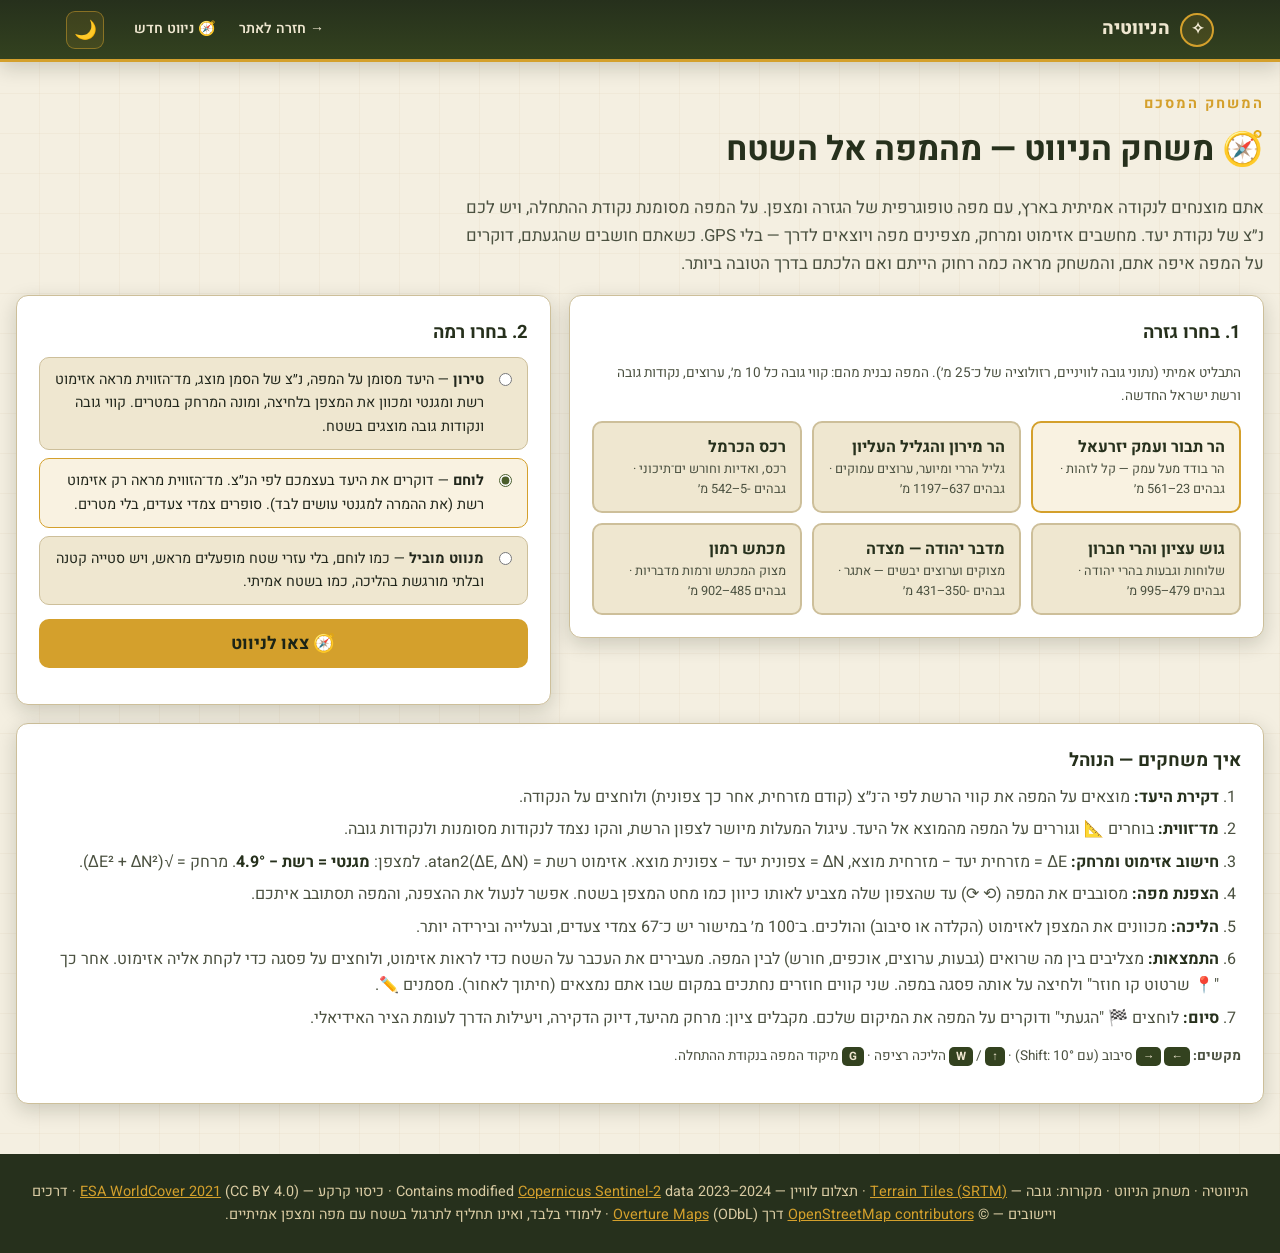
<file: game.html>
<!DOCTYPE html>
<html lang="he" dir="rtl">
<head>
<meta charset="UTF-8">
<meta name="viewport" content="width=device-width, initial-scale=1.0">
<title>משחק הניווט — הניווטיה</title>
<meta name="description" content="משחק הניווט של הניווטיה: מתחילים בנקודה אמיתית בארץ עם מפה טופוגרפית, דוקרים נ״צ, מחשבים אזימוט, מצפינים מפה, הולכים בשטח וסופרים צעדים — ובסוף דוקרים איפה אתם ובודקים כמה רחוק הייתם מהיעד ומהדרך האידיאלית.">
<link rel="icon" href="data:image/svg+xml,%3Csvg xmlns='http://www.w3.org/2000/svg' viewBox='0 0 100 100'%3E%3Ccircle cx='50' cy='50' r='46' fill='%2333421f' stroke='%23d4a02c' stroke-width='6'/%3E%3Cpolygon points='50,16 60,54 50,46 40,54' fill='%23d4a02c'/%3E%3Cpolygon points='50,84 40,46 50,54 60,46' fill='%23efe7d0'/%3E%3C/svg%3E">
<link rel="preconnect" href="https://fonts.googleapis.com">
<link rel="preconnect" href="https://fonts.gstatic.com" crossorigin>
<link href="https://fonts.googleapis.com/css2?family=Heebo:wght@400;600;700;800&display=swap" rel="stylesheet">
<link rel="stylesheet" href="css/style.css">
<link rel="stylesheet" href="css/game.css">
<script>
  (function(){try{var t=localStorage.getItem('theme');if(!t)t=matchMedia('(prefers-color-scheme: dark)').matches?'dark':'light';document.documentElement.setAttribute('data-theme',t);}catch(e){}})();
</script>
</head>
<body>

<header class="site-header">
  <div class="nav-wrap">
    <a class="brand" href="index.html"><span class="logo">✧</span><span>הניווטיה</span></a>
    <nav class="nav-links">
      <a href="index.html">→ חזרה לאתר</a>
      <a href="#" id="navSetup">🧭 ניווט חדש</a>
    </nav>
    <button class="theme-toggle" id="themeToggle" aria-label="החלפת מצב תצוגה" title="מצב יום / לילה">🌙</button>
  </div>
</header>

<main class="g-main">

  <!-- ============ מסך פתיחה: בחירת גזרה ורמה ============ -->
  <section id="setupScreen" class="g-setup">
    <div class="section-head">
      <span class="kicker">המשחק המסכם</span>
      <h2>🧭 משחק הניווט — מהמפה אל השטח</h2>
      <p class="lead">אתם מוצנחים לנקודה אמיתית בארץ, עם מפה טופוגרפית של הגזרה ומצפן. על המפה מסומנת נקודת ההתחלה, ויש לכם נ״צ של נקודת יעד. מחשבים אזימוט ומרחק, מצפינים מפה ויוצאים לדרך — בלי GPS. כשאתם חושבים שהגעתם, דוקרים על המפה איפה אתם, והמשחק מראה כמה רחוק הייתם ואם הלכתם בדרך הטובה ביותר.</p>
    </div>

    <div class="g-setup-grid">
      <div class="card">
        <h3 class="g-h3">1. בחרו גזרה</h3>
        <p class="small">התבליט אמיתי (נתוני גובה לוויניים, רזולוציה של כ־25 מ׳). המפה נבנית מהם: קווי גובה כל 10 מ׳, ערוצים, נקודות גובה ורשת ישראל החדשה.</p>
        <div id="regionList" class="g-regions"><p class="small">טוען גזרות…</p></div>
      </div>
      <div class="card">
        <h3 class="g-h3">2. בחרו רמה</h3>
        <div class="g-levels" id="levelList">
          <label class="g-level"><input type="radio" name="lvl" value="easy"><span><b>טירון</b> — היעד מסומן על המפה, נ״צ של הסמן מוצג, מד־הזווית מראה אזימוט רשת ומגנטי ומכוון את המצפן בלחיצה, ומונה המרחק במטרים. קווי גובה ונקודות גובה מוצגים בשטח.</span></label>
          <label class="g-level"><input type="radio" name="lvl" value="mid" checked><span><b>לוחם</b> — דוקרים את היעד בעצמכם לפי הנ״צ. מד־הזווית מראה רק אזימוט רשת (את ההמרה למגנטי עושים לבד). סופרים צמדי צעדים, בלי מטרים.</span></label>
          <label class="g-level"><input type="radio" name="lvl" value="hard"><span><b>מנווט מוביל</b> — כמו לוחם, בלי עזרי שטח מופעלים מראש, ויש סטייה קטנה ובלתי מורגשת בהליכה, כמו בשטח אמיתי.</span></label>
        </div>
        <button class="btn g-start" id="startBtn" disabled>🧭 צאו לניווט</button>
        <p class="small" id="bestLine"></p>
      </div>
    </div>

    <div class="card g-how">
      <h3 class="g-h3">איך משחקים — הנוהל</h3>
      <ol class="g-steps">
        <li><b>דקירת היעד:</b> מוצאים על המפה את קווי הרשת לפי ה־נ״צ (קודם מזרחית, אחר כך צפונית) ולוחצים על הנקודה.</li>
        <li><b>מד־זווית:</b> בוחרים 📐 וגוררים על המפה מהמוצא אל היעד. עיגול המעלות מיושר לצפון הרשת, והקו נצמד לנקודות מסומנות ולנקודות גובה.</li>
        <li><b>חישוב אזימוט ומרחק:</b> ΔE = מזרחית יעד − מזרחית מוצא, ΔN = צפונית יעד − צפונית מוצא. אזימוט רשת = atan2(ΔE, ΔN). למצפן: <b>מגנטי = רשת − 4.9°</b>. מרחק = √(ΔE² + ΔN²).</li>
        <li><b>הצפנת מפה:</b> מסובבים את המפה (⟲ ⟳) עד שהצפון שלה מצביע לאותו כיוון כמו מחט המצפן בשטח. אפשר לנעול את ההצפנה, והמפה תסתובב איתכם.</li>
        <li><b>הליכה:</b> מכוונים את המצפן לאזימוט (הקלדה או סיבוב) והולכים. ב־100 מ׳ במישור יש כ־67 צמדי צעדים, ובעלייה ובירידה יותר.</li>
        <li><b>התמצאות:</b> מצליבים בין מה שרואים (גבעות, ערוצים, אוכפים, חורש) לבין המפה. מעבירים את העכבר על השטח כדי לראות אזימוט, ולוחצים על פסגה כדי לקחת אליה אזימוט. אחר כך "📍 שרטוט קו חוזר" ולחיצה על אותה פסגה במפה. שני קווים חוזרים נחתכים במקום שבו אתם נמצאים (חיתוך לאחור). מסמנים ✏️.</li>
        <li><b>סיום:</b> לוחצים 🏁 "הגעתי" ודוקרים על המפה את המיקום שלכם. מקבלים ציון: מרחק מהיעד, דיוק הדקירה, ויעילות הדרך לעומת הציר האידיאלי.</li>
      </ol>
      <p class="small"><b>מקשים:</b> <span class="kbd">←</span> <span class="kbd">→</span> סיבוב (עם Shift: 10°) · <span class="kbd">↑</span> / <span class="kbd">W</span> הליכה רציפה · <span class="kbd">G</span> מיקוד המפה בנקודת ההתחלה.</p>
    </div>
  </section>

  <!-- ============ מסך המשחק ============ -->
  <section id="gameScreen" class="g-game hidden">

    <div class="g-mission card">
      <div class="g-mission-main">
        <div><span class="g-lbl">גזרה</span><b id="mRegion">—</b> <span class="pill" id="mLevel">—</span></div>
        <div><span class="g-lbl">נקודת מוצא ▲</span><b class="g-nz" id="mStart">—</b></div>
        <div><span class="g-lbl">נקודת יעד ◎</span><b class="g-nz" id="mTarget">—</b> <span class="small" id="mTargetDesc"></span></div>
      </div>
      <div class="g-mission-side">
        <div class="g-stat"><span class="g-lbl">זמן ניווט</span><b id="mClock">0:00</b></div>
        <div class="g-stat"><span class="g-lbl">בדיקות GPS</span><b id="mGps">0</b></div>
      </div>
    </div>

    <div class="g-layout">
      <!-- השטח -->
      <div class="g-field">
        <div class="g-view-wrap"><canvas id="viewCv" aria-label="מבט על השטח"></canvas>
          <div class="g-view-tag" id="viewTag">מבט בשטח</div>
        </div>
        <div class="g-viewbar">
          <label class="g-opt"><input type="checkbox" id="optContours"> קווי גובה בשטח</label>
          <label class="g-opt"><input type="checkbox" id="optPeaks"> נקודות גובה בשטח</label>
          <div class="g-bear" id="bearOut"></div>
          <button class="gbtn tiny hidden" id="backBtn">📍 שרטוט קו חוזר במפה</button>
        </div>

        <div class="g-ctrl card">
          <div class="g-ctrl-row" dir="ltr">
            <button class="gbtn" data-turn="-10" title="סיבוב 10° שמאלה">⟲ 10°</button>
            <button class="gbtn" data-turn="-2" title="סיבוב 2° שמאלה">⟲ 2°</button>
            <div class="g-heading"><span class="g-lbl">אזימוט מגנטי</span><b id="hdOut">000°</b></div>
            <button class="gbtn" data-turn="2" title="סיבוב 2° ימינה">2° ⟳</button>
            <button class="gbtn" data-turn="10" title="סיבוב 10° ימינה">10° ⟳</button>
          </div>
          <div class="g-ctrl-row">
            <label class="g-az">כוון מצפן לאזימוט מגנטי:
              <input type="number" id="azIn" min="0" max="359" step="1" inputmode="numeric" placeholder="0–359">
            </label>
            <button class="gbtn" id="azSet">כוון</button>
            <button class="gbtn" data-turn="180" title="פנייה לאחור">↶ 180°</button>
          </div>
          <div class="g-ctrl-row g-walk">
            <button class="gbtn walk" data-walk="10">▲ 10 צעדים</button>
            <button class="gbtn walk" data-walk="50">▲ 50</button>
            <button class="gbtn walk" data-walk="100">▲ 100</button>
            <button class="gbtn walk hold" id="holdWalk">▲ הליכה רציפה (לחיצה ממושכת)</button>
          </div>
          <div class="g-ctrl-row g-counters">
            <div class="g-stat"><span class="g-lbl">צמדי צעדים (מונה)</span><b id="paceOut">0</b> <button class="gbtn tiny" id="paceReset" title="איפוס המונה">איפוס</button></div>
            <div class="g-stat" id="meterBox"><span class="g-lbl">מרחק שנהלך</span><b id="meterOut">0 מ׳</b></div>
            <div class="g-stat"><span class="g-lbl">שיפוע לפנים</span><b id="slopeOut">—</b></div>
          </div>
          <div class="feedback" id="fieldMsg"></div>
          <div class="g-ctrl-row">
            <button class="gbtn warn" id="gpsBtn" title="מציג את מיקומכם האמיתי ל־4 שניות — מוריד ציון">🛰️ בדיקת GPS (עונש)</button>
            <button class="gbtn go" id="arriveBtn">🏁 הגעתי — דקירת מיקום</button>
          </div>
        </div>

        <div class="card g-check">
          <h4>נוהל ניווט</h4>
          <ul id="checklist">
            <li data-k="dot">דקירת היעד על המפה</li>
            <li data-k="az">מדידה או חישוב של אזימוט ומרחק</li>
            <li data-k="orient">הצפנת המפה</li>
            <li data-k="walk">יציאה לדרך עם ספירת צעדים</li>
            <li data-k="mark">סימון מיקום משוער בדרך (✏️)</li>
            <li data-k="final">דקירת המיקום הסופי</li>
          </ul>
        </div>
      </div>

      <!-- המפה -->
      <div class="g-mapcol">
        <div class="g-tools" id="mapTools">
          <button class="gbtn tool on" data-tool="pan" title="גרירה והזזת המפה">✋ הזזה</button>
          <button class="gbtn tool" data-tool="dot" id="toolDot" title="דקירת נקודת היעד לפי הנ״צ">📍 דקירת יעד</button>
          <button class="gbtn tool" data-tool="ruler" id="toolRuler" title="מד־זווית: גוררים מנקודה לנקודה (או שתי לחיצות)">📐 מד־זווית</button>
          <button class="gbtn tool" data-tool="mark" title="סימון מיקום משוער">✏️ סימון</button>
          <button class="gbtn" id="clearMarks" title="מחיקת הסימונים והסרגל">🧹</button>
        </div>
        <div class="g-map-wrap" id="mapWrap">
          <canvas id="mapCv" aria-label="מפה טופוגרפית"></canvas>
          <div class="g-map-btns" dir="ltr">
            <button class="gbtn" id="zoomIn" title="הגדלה">＋</button>
            <button class="gbtn" id="zoomOut" title="הקטנה">－</button>
            <button class="gbtn" id="rotL" title="סיבוב המפה נגד כיוון השעון">⟲</button>
            <button class="gbtn" id="rotR" title="סיבוב המפה עם כיוון השעון">⟳</button>
            <button class="gbtn" id="rotReset" title="צפון למעלה">צ↑</button>
            <button class="gbtn" id="centerStart" title="מיקוד בנקודת ההתחלה">▲</button>
          </div>
          <div class="g-map-msg hidden" id="mapMsg"></div>
        </div>
        <div class="g-mapinfo">
          <div id="orientOut" class="g-orient">המפה לא מוצפנת</div>
          <label class="g-lock"><input type="checkbox" id="orientLock"> נעילת הצפנה (המפה מסתובבת איתי)</label>
          <div class="g-layers" role="group" aria-label="שכבת מפה">
            <button class="gbtn tiny on" data-layer="topo">🗺️ מפה טופוגרפית</button>
            <button class="gbtn tiny" data-layer="sat">🛰️ תצלום אוויר</button>
          </div>
          <label class="g-lock"><input type="checkbox" id="strongShade"> הצללת תבליט מודגשת</label>
          <div id="cursorOut" class="small"></div>
          <div id="rulerOut" class="g-ruler"></div>
        </div>
        <div class="g-legend small">
          <span><i class="lg c"></i>קו גובה (10 מ׳; מודגש כל 50 מ׳)</span>
          <span><i class="lg s"></i>ערוץ / נחל</span>
          <span><i class="lg v"></i>חורש / יער</span>
          <span><i class="lg f"></i>שדות</span>
          <span><i class="lg b"></i>שטח בנוי</span>
          <span><i class="lg rm"></i>כביש ראשי</span>
          <span><i class="lg rs"></i>כביש משני</span>
          <span><i class="lg rl"></i>כביש מקומי</span>
          <span><i class="lg rt"></i>דרך עפר</span>
          <span><i class="lg rp"></i>שביל</span>
          <span><i class="lg g"></i>רשת ישראל החדשה (1 ק״מ)</span>
          <span>▲ נקודת גובה</span>
        </div>
      </div>
    </div>

    <!-- תוצאות -->
    <div class="card g-results hidden" id="results"></div>
  </section>
</main>

<footer class="site-footer">
  הניווטיה · משחק הניווט · מקורות: גובה — <a href="https://registry.opendata.aws/terrain-tiles/" target="_blank" rel="noopener">Terrain Tiles (SRTM)</a>
  · תצלום לוויין — Contains modified <a href="https://registry.opendata.aws/sentinel-2-l2a-cogs/" target="_blank" rel="noopener">Copernicus Sentinel-2</a> data 2023–2024
  · כיסוי קרקע — <a href="https://esa-worldcover.org/" target="_blank" rel="noopener">ESA WorldCover 2021</a> (CC BY 4.0)
  · דרכים ויישובים — © <a href="https://www.openstreetmap.org/copyright" target="_blank" rel="noopener">OpenStreetMap contributors</a> דרך <a href="https://overturemaps.org/" target="_blank" rel="noopener">Overture Maps</a> (ODbL)
  · לימודי בלבד, ואינו תחליף לתרגול בשטח עם מפה ומצפן אמיתיים.
</footer>

<script src="js/game.js"></script>
</body>
</html>
</file>
<file: css/style.css>
/* ===================================================================
   הניווטיה — אתר לימוד לקריאת מפה וניווט לצוערים
   עיצוב: מוטיב טופוגרפי-צבאי · RTL · Light + Dark mode · רספונסיבי
   =================================================================== */

:root {
  /* מותג / קבועים */
  --olive-900: #1c2416;
  --olive-800: #26301c;
  --olive-700: #33421f;
  --olive-600: #4a5d2b;
  --khaki: #7d8c4e;
  --sand: #d9cba3;
  --sand-light: #efe7d0;
  --contour: #a9743a;
  --contour-light: #c99a63;
  --water: #4a7c8c;
  --water-light: #6fa9bb;
  --danger: #b5482f;
  --accent: #d4a02c;
  --accent-soft: rgba(212,160,44,0.14);

  /* טוקנים סמנטיים — ערכי אור (Light) */
  --bg: #f4efe1;
  --surface: #ffffff;
  --surface-2: #efe7d0;
  --text: #22271c;
  --text-soft: #4b5140;
  --border: #cdbf9a;
  --heading: #26301c;
  --grid-line: rgba(169,116,58,0.05);
  --header-bg1: #26301c;
  --header-bg2: #33421f;
  --header-text: #efe7d0;

  --radius: 12px;
  --shadow: 0 6px 20px rgba(20, 26, 12, 0.18);
  --font: "Heebo", "Assistant", -apple-system, "Segoe UI", Arial, sans-serif;
}

html[data-theme="dark"] {
  --bg: #14180f;
  --surface: #1e2416;
  --surface-2: #262d1a;
  --text: #e8e6d8;
  --text-soft: #b0b39c;
  --border: #3a4327;
  --heading: #cdd8a8;
  --grid-line: rgba(212,160,44,0.05);
  --header-bg1: #10140c;
  --header-bg2: #1c2416;
  --header-text: #e8e6d8;
  --sand-light: #2a3119;
  --accent-soft: rgba(212,160,44,0.16);
  --shadow: 0 6px 20px rgba(0,0,0,0.5);
}

* { box-sizing: border-box; }
html { scroll-behavior: smooth; scroll-padding-top: 92px; }
@media (prefers-reduced-motion: reduce) { html { scroll-behavior: auto; } }

/* רשת ביטחון נגד גלישה רוחבית (פריסה שבורה במובייל/זום) */
html, body { max-width: 100%; overflow-x: clip; }
img, canvas, svg, video { max-width: 100%; }
/* ילדי grid מסרבים להתכווץ מתחת לתוכן (min-width:auto) — משחרר, כדי ש-overflow פנימי יעבוד */
.tool-layout > *, .map-layout > *, .grid-2 > *, .grid-3 > *, .real-layout > *,
.decks-strip .grid-3 > *, .result-grid > * { min-width: 0; }
@media (max-width: 900px) {
  .tool-layout > *, .map-layout > *, .grid-2 > *, .grid-3 > *, .real-layout > * { grid-column: auto !important; }
}

body {
  margin: 0;
  font-family: var(--font);
  color: var(--text);
  background-color: var(--bg);
  background-image:
    repeating-linear-gradient(0deg, transparent 0 39px, var(--grid-line) 39px 40px),
    repeating-linear-gradient(90deg, transparent 0 39px, var(--grid-line) 39px 40px);
  line-height: 1.65;
  direction: rtl;
  transition: background-color 0.25s, color 0.25s;
}

/* ---------- Header / Nav ---------- */
.site-header {
  position: sticky; top: 0; z-index: 50;
  background: linear-gradient(180deg, var(--header-bg1), var(--header-bg2));
  color: var(--header-text);
  box-shadow: var(--shadow);
  border-bottom: 3px solid var(--accent);
}
.nav-wrap {
  max-width: 1180px; margin: 0 auto;
  display: flex; align-items: center; gap: 14px;
  padding: 10px 16px;
}
.brand {
  display: flex; align-items: center; gap: 10px;
  font-weight: 800; font-size: 1.15rem; white-space: nowrap;
}
.brand .logo {
  width: 34px; height: 34px; border: 2px solid var(--accent);
  border-radius: 50%; display: grid; place-items: center;
  font-size: 1rem; background: var(--accent-soft);
}
.nav-links {
  display: flex; gap: 3px; margin-inline-start: auto;
  overflow-x: auto; scrollbar-width: thin; -webkit-overflow-scrolling: touch;
  padding-bottom: 2px;
}
.nav-links a {
  color: var(--header-text); text-decoration: none;
  padding: 7px 10px; border-radius: 8px; white-space: nowrap;
  font-size: 0.88rem; font-weight: 600; transition: background 0.15s;
}
.nav-links a:hover { background: rgba(212,160,44,0.22); }
.theme-toggle {
  flex-shrink: 0; margin-inline-start: 6px;
  width: 38px; height: 38px; border-radius: 9px; cursor: pointer;
  border: 1px solid rgba(212,160,44,0.5); background: rgba(212,160,44,0.12);
  color: var(--header-text); font-size: 1.15rem; display: grid; place-items: center;
  transition: background 0.15s;
}
.theme-toggle:hover { background: rgba(212,160,44,0.28); }

/* ---------- Hero ---------- */
.hero {
  position: relative; color: #efe7d0;
  background:
    radial-gradient(circle at 20% 30%, rgba(212,160,44,0.14), transparent 45%),
    linear-gradient(160deg, var(--olive-900), var(--olive-700) 60%, var(--olive-600));
  overflow: hidden; border-bottom: 3px solid var(--accent);
}
.hero::before {
  content: ""; position: absolute; inset: 0;
  background-image: repeating-radial-gradient(circle at 78% 30%, transparent 0 22px, rgba(217,203,163,0.07) 22px 24px);
  pointer-events: none;
}
.hero-inner { position: relative; max-width: 1000px; margin: 0 auto; padding: 60px 22px 54px; text-align: center; }
.hero h1 { font-size: clamp(1.8rem, 4.5vw, 3rem); margin: 0 0 12px; font-weight: 800; line-height: 1.15; }
.hero .tagline { font-size: 1rem; color: var(--accent); font-weight: 700; letter-spacing: 1px; margin: 0 0 14px; }
.hero p.sub { font-size: clamp(1rem, 2.2vw, 1.2rem); max-width: 720px; margin: 0 auto 26px; color: var(--sand); }
.hero .cta-row { display: flex; gap: 12px; justify-content: center; flex-wrap: wrap; }

.btn {
  display: inline-block; background: var(--accent); color: var(--olive-900);
  font-weight: 700; text-decoration: none; padding: 12px 22px; border-radius: 10px;
  border: none; cursor: pointer; font-family: inherit; font-size: 1rem;
  transition: transform 0.1s, box-shadow 0.15s; text-align: center;
}
.btn:hover { transform: translateY(-2px); box-shadow: 0 6px 16px rgba(0,0,0,0.25); }
.btn.ghost { background: transparent; color: #efe7d0; border: 2px solid var(--sand); }

/* כפתור NotebookLM */
.btn.nlm {
  background: linear-gradient(135deg, #3a6ea5, #2a5a8c);
  color: #fff; display: inline-flex; align-items: center; gap: 8px; justify-content: center;
}
.btn.nlm:hover { box-shadow: 0 6px 18px rgba(42,90,140,0.45); }

/* באנר NotebookLM */
.nlm-banner {
  display: flex; align-items: center; gap: 18px; flex-wrap: wrap;
  background: linear-gradient(135deg, rgba(58,110,165,0.14), var(--accent-soft));
  border: 1px solid var(--border); border-inline-start: 5px solid #3a6ea5;
  border-radius: var(--radius); padding: 18px 22px; margin: 28px 0 0; box-shadow: var(--shadow);
}
.nlm-banner .nlm-ico { font-size: 2.4rem; line-height: 1; }
.nlm-banner .nlm-body { flex: 1; min-width: 220px; }
.nlm-banner h3 { margin: 0 0 4px; color: var(--heading); font-size: 1.15rem; }
.nlm-banner p { margin: 0; color: var(--text-soft); font-size: 0.94rem; }
.nlm-banner .btn { white-space: nowrap; }
@media (max-width: 560px) { .nlm-banner { flex-direction: column; text-align: center; } .nlm-banner .btn { width: 100%; } }

/* ---------- מצגות הקורס ---------- */
.btn.decks-cta {
  background: linear-gradient(135deg, #7d8c4e, #4a5d2b);
  color: #fff; border: 2px solid var(--accent);
}
.btn.decks-cta:hover { box-shadow: 0 6px 18px rgba(74,93,43,0.5); }
.decks-strip { margin: 26px 0 0; }
.decks-strip > h3 { margin: 0 0 4px; color: var(--heading); font-size: 1.25rem; }
.decks-strip > p { margin: 0 0 14px; }
.deck-card { display: flex; flex-direction: column; }
.deck-card p { flex: 1; }
.deck-btn { margin-top: 14px; font-size: 0.92rem; padding: 10px 14px; }

/* ---------- Sections ---------- */
main { max-width: 1180px; margin: 0 auto; padding: 0 16px; }
.section { padding: 52px 0 40px; border-bottom: 1px dashed var(--border); }
.section:last-child { border-bottom: none; }
.section-head { margin-bottom: 24px; }
.section-head .kicker {
  display: inline-block; font-size: 0.78rem; font-weight: 700; letter-spacing: 2px;
  color: var(--contour); text-transform: uppercase; margin-bottom: 6px;
}
.section h2 { font-size: clamp(1.4rem, 3.2vw, 2.1rem); margin: 0 0 8px; color: var(--heading); }
.section h2 .num { color: var(--accent); font-size: 0.8em; margin-inline-end: 8px; }
.lead { font-size: 1.05rem; color: var(--text-soft); max-width: 820px; }

.card {
  background: var(--surface); border: 1px solid var(--border);
  border-radius: var(--radius); padding: 22px; box-shadow: var(--shadow);
}
.grid-2 { display: grid; grid-template-columns: 1fr 1fr; gap: 20px; }
.grid-3 { display: grid; grid-template-columns: repeat(3, 1fr); gap: 18px; }
@media (max-width: 820px) { .grid-2, .grid-3 { grid-template-columns: 1fr; } }

.feature {
  background: var(--surface); border: 1px solid var(--border); border-top: 4px solid var(--khaki);
  border-radius: var(--radius); padding: 20px; box-shadow: var(--shadow);
}
.feature h3 { margin: 6px 0 8px; color: var(--heading); font-size: 1.15rem; }
.feature .ico { font-size: 1.8rem; }
.feature p { margin: 0; color: var(--text-soft); font-size: 0.97rem; }

.pill {
  display: inline-block; background: var(--olive-600); color: #efe7d0;
  font-size: 0.75rem; font-weight: 700; padding: 3px 10px; border-radius: 999px; margin-inline-start: 6px;
}
.note {
  background: var(--accent-soft); border-inline-start: 4px solid var(--accent);
  padding: 12px 16px; border-radius: 8px; margin: 16px 0; font-size: 0.95rem; color: var(--text);
}
.note.warn { background: rgba(181,72,47,0.12); border-color: var(--danger); }

.cite { font-size: 0.8rem; color: var(--contour); text-decoration: none; border-bottom: 1px dotted var(--contour); }
.cite:hover { color: var(--danger); }
sup.ref a { color: var(--danger); font-weight: 700; text-decoration: none; font-size: 0.72em; padding: 0 2px; }

/* ---------- Terms ---------- */
.terms { display: grid; grid-template-columns: repeat(auto-fill, minmax(220px,1fr)); gap: 14px; }
.term { background: var(--surface-2); border: 1px solid var(--border); border-radius: 10px; padding: 14px; }
.term h4 { margin: 0 0 6px; color: var(--heading); font-size: 1.02rem; }
.term p { margin: 0; font-size: 0.9rem; color: var(--text-soft); }

/* ---------- Steps (build a route) ---------- */
.steps { display: grid; gap: 12px; margin-top: 8px; }
.step {
  display: flex; gap: 14px; align-items: flex-start;
  background: var(--surface); border: 1px solid var(--border); border-radius: 10px; padding: 14px 16px; box-shadow: var(--shadow);
}
.step .n {
  flex-shrink: 0; width: 34px; height: 34px; border-radius: 50%;
  background: var(--olive-600); color: #fff; font-weight: 800; display: grid; place-items: center;
}
.step h4 { margin: 2px 0 4px; color: var(--heading); font-size: 1.05rem; }
.step p { margin: 0; font-size: 0.94rem; color: var(--text-soft); }
.chip {
  display: inline-block; font-size: 0.72rem; font-weight: 700; padding: 2px 8px; border-radius: 6px;
  background: var(--accent-soft); color: var(--contour); margin-inline-end: 4px;
}

/* ---------- Interactive Map ---------- */
.map-layout { display: grid; grid-template-columns: 1fr 1fr; gap: 22px; align-items: start; }
@media (max-width: 900px) { .map-layout { grid-template-columns: 1fr; } }
.map-frame {
  background: linear-gradient(160deg, #eef3e2, #e6ddc0);
  border: 1px solid var(--border); border-radius: var(--radius);
  padding: 10px; box-shadow: var(--shadow); display: flex; flex-direction: column;
}
html[data-theme="dark"] .map-frame { background: linear-gradient(160deg, #26301c, #1a2113); }
#israel-map { width: 100%; max-width: 270px; height: auto; display: block; margin: 0 auto; }
#israel-map .region { cursor: pointer; transition: filter 0.15s, opacity 0.15s; }
#israel-map .region:hover { filter: brightness(1.12); }
#israel-map .region.active circle:first-of-type { stroke: var(--accent); stroke-width: 3.5; }
#israel-map .region circle { stroke: #fff; stroke-width: 1.2; }
#israel-map .rlabel {
  font-size: 10px; fill: #22271c; font-weight: 800; pointer-events: none; text-anchor: middle;
  paint-order: stroke; stroke: #f4efe1; stroke-width: 2.6px; stroke-linejoin: round;
}
html[data-theme="dark"] .map-frame .rlabel { fill: #12160e; stroke: #e9e0c4; }
.map-frame .cap { text-align: center; font-size: 0.82rem; color: var(--text-soft); margin: 8px 0 0; }
html[data-theme="dark"] .map-frame .cap { color: #b9c19a; }

.region-info {
  background: var(--surface); border: 1px solid var(--border); border-radius: var(--radius);
  padding: 20px; box-shadow: var(--shadow); min-height: 320px;
}
.region-info h3 { margin: 0 0 4px; color: var(--heading); font-size: 1.35rem; }
.region-info .badge-row { margin: 8px 0 14px; }
.region-info dt { font-weight: 700; color: var(--contour); margin-top: 12px; font-size: 0.9rem; }
.region-info dd { margin: 2px 0 0; font-size: 0.96rem; color: var(--text-soft); }
.region-info .placeholder { color: var(--text-soft); text-align: center; padding-top: 60px; }

/* ---------- Tools ---------- */
.tool-layout { display: grid; grid-template-columns: 1.15fr 1fr; gap: 22px; align-items: start; }
@media (max-width: 900px) { .tool-layout { grid-template-columns: 1fr; } }
.canvas-wrap {
  background: #eef3e2; border: 1px solid var(--border); border-radius: var(--radius);
  padding: 8px; box-shadow: var(--shadow);
}
html[data-theme="dark"] .canvas-wrap { background: #222a16; }
.canvas-wrap canvas { width: 100%; height: auto; display: block; border-radius: 6px; cursor: crosshair; touch-action: none; }
.controls { display: flex; flex-direction: column; gap: 14px; }
.control-card {
  background: var(--surface); border: 1px solid var(--border); border-radius: var(--radius);
  padding: 18px; box-shadow: var(--shadow);
}
.control-card h3 { margin: 0 0 10px; color: var(--heading); font-size: 1.1rem; }
label.fld { display: block; font-size: 0.85rem; font-weight: 600; color: var(--text-soft); margin: 10px 0 4px; }
input[type="number"], input[type="text"], select {
  width: 100%; padding: 9px 11px; border: 1px solid var(--border); border-radius: 8px;
  font-family: inherit; font-size: 1rem; background: var(--surface-2); color: var(--text);
}
input[type="range"] { width: 100%; accent-color: var(--olive-600); }
.row { display: flex; gap: 10px; }
.row > * { flex: 1; }
.seg { display: flex; gap: 6px; margin-bottom: 8px; flex-wrap: wrap; }
.seg button {
  flex: 1; min-width: 70px; padding: 8px; border: 1px solid var(--khaki);
  background: var(--surface); color: var(--heading); border-radius: 8px; cursor: pointer;
  font-family: inherit; font-weight: 600; font-size: 0.9rem;
}
.seg button.on { background: var(--olive-600); color: #fff; }
.seg button:disabled { opacity: 0.45; cursor: not-allowed; }

.result-grid { display: grid; grid-template-columns: 1fr 1fr; gap: 10px; margin-top: 8px; }
.result { background: var(--surface-2); border-radius: 8px; padding: 10px 12px; text-align: center; }
.result .val { font-size: 1.4rem; font-weight: 800; color: var(--heading); font-variant-numeric: tabular-nums; }
.result .lbl { font-size: 0.78rem; color: var(--text-soft); }

.feedback { margin-top: 10px; font-weight: 700; min-height: 24px; }
.feedback.ok { color: #4e9a3a; }
.feedback.bad { color: var(--danger); }

/* ---------- Nav card table ---------- */
.table-scroll { overflow-x: auto; }
.navcard { width: 100%; border-collapse: collapse; margin-top: 12px; font-size: 0.9rem; min-width: 560px; }
.navcard th, .navcard td { border: 1px solid var(--border); padding: 7px 9px; text-align: center; }
.navcard th { background: var(--olive-700); color: #efe7d0; font-weight: 700; }
.navcard tbody tr:nth-child(even) { background: var(--surface-2); }
.navcard .leg-num { font-weight: 800; color: var(--contour); }

/* ---------- Matching game ---------- */
.match-grid { display: grid; grid-template-columns: 1fr 1fr; gap: 24px; }
@media (max-width: 760px) { .match-grid { grid-template-columns: 1fr; } }
.match-col h3 { color: var(--heading); font-size: 1.05rem; margin: 0 0 10px; text-align: center; }
.match-item {
  display: flex; align-items: center; gap: 12px; background: var(--surface);
  border: 2px solid var(--border); border-radius: 10px; padding: 8px 12px; margin-bottom: 10px;
  cursor: pointer; box-shadow: var(--shadow); transition: border-color 0.15s, transform 0.1s;
}
.match-item:hover { transform: translateX(-3px); }
.match-item.selected { border-color: var(--accent); background: var(--accent-soft); }
.match-item.done { border-color: #4e9a3a; opacity: 0.6; cursor: default; }
.match-item.wrong { border-color: var(--danger); animation: shake 0.3s; }
@keyframes shake { 0%,100%{transform:translateX(0)} 25%{transform:translateX(-5px)} 75%{transform:translateX(5px)} }
.match-item svg { flex-shrink: 0; }
.match-item .mtext { font-weight: 700; color: var(--text); font-size: 0.95rem; }
.match-item .msub { font-weight: 400; color: var(--text-soft); font-size: 0.82rem; }

/* ---------- Quiz ---------- */
.quiz-card { background: var(--surface); border: 1px solid var(--border); border-radius: var(--radius); padding: 22px; box-shadow: var(--shadow); }
.quiz-progress { font-size: 0.85rem; color: var(--text-soft); margin-bottom: 6px; }
.quiz-q { font-size: 1.15rem; font-weight: 700; color: var(--heading); margin: 0 0 16px; }
.quiz-opts { display: grid; gap: 10px; }
.quiz-opt {
  text-align: right; background: var(--surface-2); border: 2px solid var(--border); border-radius: 10px;
  padding: 12px 16px; cursor: pointer; font-family: inherit; font-size: 1rem; color: var(--text);
  transition: border-color 0.15s, background 0.15s;
}
.quiz-opt:hover:not(:disabled) { border-color: var(--khaki); }
.quiz-opt.correct { border-color: #4e9a3a; background: rgba(78,154,58,0.15); }
.quiz-opt.incorrect { border-color: var(--danger); background: rgba(181,72,47,0.12); }
.quiz-opt:disabled { cursor: default; }
.quiz-explain { margin-top: 14px; font-size: 0.92rem; }
.quiz-result { text-align: center; padding: 20px 0; }
.quiz-result .score { font-size: 3rem; font-weight: 800; color: var(--accent); }
.quiz-result .verdict { font-size: 1.2rem; font-weight: 700; margin: 8px 0; }

/* ---------- Sources ---------- */
.src-list { list-style: none; padding: 0; margin: 0; display: grid; gap: 10px; }
.src-list li {
  background: var(--surface); border: 1px solid var(--border); border-inline-start: 4px solid var(--contour);
  border-radius: 8px; padding: 10px 14px; font-size: 0.92rem; color: var(--text);
}
.src-list a { color: var(--water); font-weight: 600; word-break: break-word; }
html[data-theme="dark"] .src-list a { color: var(--water-light); }
.src-list .tag { font-size: 0.72rem; color: var(--khaki); font-weight: 700; }

/* ---------- Footer ---------- */
.site-footer {
  background: var(--header-bg1); color: var(--sand); text-align: center;
  padding: 26px 18px; margin-top: 20px; font-size: 0.9rem;
}
.site-footer a { color: var(--accent); }

/* ---------- Misc ---------- */
.small { font-size: 0.85rem; color: var(--text-soft); }
.kbd { background: var(--olive-700); color: #efe7d0; padding: 1px 7px; border-radius: 5px; font-size: 0.85em; font-weight: 700; }
.hidden { display: none !important; }
ul.tight { margin: 8px 0; padding-inline-start: 22px; }
ul.tight li { margin: 3px 0; color: var(--text-soft); }

/* ---------- מהצילום למפה (השוואה אמיתית) ---------- */
.site-seg { margin-top: 14px; }
.site-seg button { flex: 1 1 auto; }
.site-seg button.on { background: var(--contour); border-color: var(--contour); color: #fff; }
.real-layout { display: grid; grid-template-columns: 1.35fr 1fr; gap: 18px; align-items: start; margin-top: 14px; }
@media (max-width: 900px) { .real-layout { grid-template-columns: 1fr; } }
.photo-wrap {
  position: relative; border-radius: var(--radius); overflow: hidden;
  border: 1px solid var(--border); box-shadow: var(--shadow); background: #000;
}
.photo-wrap img { width: 100%; height: auto; display: block; }
.pin {
  position: absolute; transform: translate(-50%, -100%);
  display: flex; flex-direction: column; align-items: center; gap: 2px;
  cursor: pointer; border: none; background: none; padding: 0; font-family: inherit;
}
.pin .dot {
  width: 16px; height: 16px; border-radius: 50%;
  background: var(--accent); border: 2.5px solid #fff;
  box-shadow: 0 0 0 3px rgba(212,160,44,0.35), 0 2px 6px rgba(0,0,0,0.5);
  animation: pinpulse 1.8s infinite;
}
.pin .tag {
  background: rgba(20,24,15,0.82); color: #fff; font-size: 0.78rem; font-weight: 700;
  padding: 2px 9px; border-radius: 999px; white-space: nowrap;
  border: 1px solid rgba(255,255,255,0.35);
}
.pin.on .dot { background: var(--danger); box-shadow: 0 0 0 4px rgba(181,72,47,0.45), 0 2px 6px rgba(0,0,0,0.5); animation: none; }
.pin.on .tag { background: var(--danger); border-color: #fff; }
@keyframes pinpulse { 0%,100% { box-shadow: 0 0 0 3px rgba(212,160,44,0.35), 0 2px 6px rgba(0,0,0,0.5);} 50% { box-shadow: 0 0 0 8px rgba(212,160,44,0.12), 0 2px 6px rgba(0,0,0,0.5);} }
.real-panel { padding: 16px; }
.real-map-wrap {
  border-radius: 8px; overflow: hidden; border: 1px solid var(--border);
  background: #fff; margin: 10px 0 12px; text-align: center;
}
.real-map-wrap img { max-width: 100%; max-height: 300px; display: inline-block; }

/* ---------- המצפן שבכיס ---------- */
.compass-stage {
  background: var(--surface); border: 1px solid var(--border); border-radius: var(--radius);
  padding: 20px; box-shadow: var(--shadow); text-align: center;
}
.compass-wrap { position: relative; width: min(320px, 82vw); margin: 0 auto 14px; }
.compass-wrap .lubber {
  position: absolute; top: -4px; left: 50%; transform: translateX(-50%);
  color: var(--danger); font-size: 1.3rem; z-index: 2; text-shadow: 0 1px 2px rgba(0,0,0,0.35);
}
#compassRose { width: 100%; height: auto; display: block; }
#compassRose .dial { transition: transform 0.12s linear; transform-origin: 0 0; }
.compass-wrap.locked-on { animation: lockPulse 0.9s ease-in-out infinite; border-radius: 50%; }
@keyframes lockPulse {
  0%,100% { box-shadow: 0 0 0 0 rgba(78,154,58,0.45); }
  50% { box-shadow: 0 0 0 14px rgba(78,154,58,0); }
}
.demo-ctl { margin-top: 12px; text-align: start; }
.lock-ind {
  display: flex; align-items: center; gap: 12px; margin-top: 12px;
  background: var(--surface-2); border: 1px solid var(--border); border-radius: 10px; padding: 10px 14px;
}
.lock-ind.on-target { border-color: #4e9a3a; background: rgba(78,154,58,0.14); }
.lock-arrow { font-size: 1.9rem; line-height: 1; font-weight: 800; color: var(--contour); }
.lock-ind.on-target .lock-arrow { color: #3c7a2f; }
.lock-text { font-weight: 700; color: var(--text); }

/* ---------- סיפור דרך: משחק סידור ---------- */
.story-pool { display: flex; flex-direction: column; gap: 8px; margin: 10px 0 12px; }
.story-pool button {
  text-align: start; padding: 10px 12px; border-radius: 9px; cursor: pointer;
  border: 1px solid var(--border); background: var(--surface-2); color: var(--text);
  font-family: inherit; font-size: 0.92rem; line-height: 1.45;
  transition: background 0.15s, transform 0.1s;
}
.story-pool button:hover { background: var(--accent-soft); }
.story-pool button.wrong { animation: shake 0.3s; border-color: var(--danger); }
.story-built { margin: 0 0 4px; padding-inline-start: 22px; min-height: 8px; }
.story-built li {
  background: rgba(78,154,58,0.12); border: 1px solid rgba(78,154,58,0.4);
  border-radius: 8px; padding: 7px 10px; margin: 6px 0;
  font-size: 0.92rem; color: var(--text); line-height: 1.45;
}
@keyframes shake { 0%,100%{transform:translateX(0)} 25%{transform:translateX(-5px)} 75%{transform:translateX(5px)} }

/* ---------- סיפור דרך: תרגיל הפוך (כתיבה) ---------- */
textarea#storyWrite {
  width: 100%; padding: 10px 12px; border: 1px solid var(--border); border-radius: 8px;
  font-family: inherit; font-size: 0.95rem; line-height: 1.6;
  background: var(--surface-2); color: var(--text); resize: vertical;
}
.check-wrap { display: flex; flex-wrap: wrap; gap: 6px; margin-top: 10px; }
.check-chip {
  font-size: 0.8rem; font-weight: 700; padding: 4px 10px; border-radius: 999px;
  border: 1px solid; cursor: default;
}
.check-chip.ok { background: rgba(78,154,58,0.14); border-color: rgba(78,154,58,0.5); color: #3c7a2f; }
html[data-theme="dark"] .check-chip.ok { color: #8fce7f; }
.check-chip.miss { background: rgba(181,72,47,0.1); border-color: rgba(181,72,47,0.45); color: var(--danger); }
.model-story { margin-top: 12px; background: var(--surface-2); border: 1px solid var(--border); border-radius: 8px; padding: 10px 14px; }
.model-story summary { cursor: pointer; font-weight: 700; color: var(--heading); }
.model-story p { margin: 10px 0 4px; font-size: 0.93rem; line-height: 1.7; color: var(--text); }

/* ---------- סיפור דרך: שלד בסדנה ---------- */
.story-skel { margin-top: 20px; border-top: 1px dashed var(--border); padding-top: 14px; }
.story-skel .leg-story {
  background: var(--surface-2); border-inline-start: 4px solid var(--khaki);
  border-radius: 8px; padding: 10px 14px; margin: 8px 0;
  font-size: 0.95rem; line-height: 1.7; color: var(--text);
}
.story-skel .leg-story b { color: var(--heading); }
.story-skel .blank {
  display: inline-block; min-width: 120px; border-bottom: 2px dotted var(--contour);
  color: var(--contour); font-size: 0.85em; text-align: center; padding: 0 6px;
}

/* ---------- Mobile ---------- */
@media (max-width: 600px) {
  .nav-wrap { gap: 8px; padding: 8px 12px; }
  .brand span:last-child { font-size: 1rem; }
  .section { padding: 40px 0 30px; }
  .btn { width: 100%; }
  .hero .cta-row { flex-direction: column; }
  .result-grid { grid-template-columns: 1fr; }
}

/* ---------- משחק הניווט (קישור מהאתר) ---------- */
.btn.game-cta { background: linear-gradient(135deg, #b5482f, #d4593f); color: #fff; }
.btn.game-cta:hover { box-shadow: 0 6px 18px rgba(181,72,47,0.5); }
.nav-links a.nav-game { background: rgba(212,160,44,0.25); }
.game-strip {
  display: flex; gap: 18px; align-items: center; margin: 22px 0 0; padding: 18px 20px;
  background: var(--surface); border: 1px solid var(--border); border-inline-start: 5px solid var(--danger);
  border-radius: var(--radius); box-shadow: var(--shadow);
}
.game-strip-ico { font-size: 2.4rem; }
.game-strip-body { flex: 1; min-width: 0; }
.game-strip h3 { margin: 0 0 4px; color: var(--heading); font-size: 1.2rem; }
.game-strip p { margin: 0; color: var(--text-soft); font-size: 0.95rem; }
@media (max-width: 640px) { .game-strip { flex-direction: column; text-align: center; } .game-strip .btn { width: 100%; } }
</file>
<file: css/game.css>
/* ===================================================================
   הניווטיה — משחק הניווט (game.html)
   =================================================================== */

.g-main { max-width: 1400px; margin: 0 auto; padding: 18px 16px 30px; }
a.brand { color: inherit; text-decoration: none; }
.g-h3 { margin: 0 0 8px; color: var(--heading); font-size: 1.15rem; }
.g-lbl { display: block; font-size: 0.72rem; color: var(--text-soft); font-weight: 600; line-height: 1.2; }

/* ---------- מסך פתיחה ---------- */
.g-setup .section-head { margin: 10px 0 18px; }
.g-setup .section-head h2 { font-size: clamp(1.4rem, 3.2vw, 2.1rem); margin: 0 0 8px; color: var(--heading); }
.g-setup .kicker { color: var(--accent); font-weight: 700; font-size: 0.9rem; }
.g-setup-grid { display: grid; grid-template-columns: 1.3fr 1fr; gap: 18px; align-items: start; }
.g-setup-grid > * { min-width: 0; }
@media (max-width: 860px) { .g-setup-grid { grid-template-columns: 1fr; } }
.g-regions { display: grid; grid-template-columns: repeat(auto-fill, minmax(190px, 1fr)); gap: 10px; margin-top: 10px; }
.g-region {
  text-align: start; font-family: inherit; cursor: pointer; padding: 12px 14px; border-radius: 10px;
  border: 2px solid var(--border); background: var(--surface-2); color: var(--text);
}
.g-region b { display: block; color: var(--heading); font-size: 1rem; }
.g-region span { font-size: 0.8rem; color: var(--text-soft); }
.g-region.on { border-color: var(--accent); background: var(--accent-soft); }
.g-levels { display: grid; gap: 8px; margin: 6px 0 14px; }
.g-level {
  display: flex; gap: 10px; align-items: flex-start; padding: 10px 12px; border-radius: 10px;
  border: 1px solid var(--border); background: var(--surface-2); cursor: pointer; font-size: 0.9rem;
}
.g-level input { margin-top: 5px; accent-color: var(--olive-600); }
.g-level:has(input:checked) { border-color: var(--accent); background: var(--accent-soft); }
.g-start { width: 100%; font-size: 1.1rem; }
.g-start:disabled { opacity: 0.5; cursor: wait; }
.g-how { margin-top: 18px; }
.g-steps { margin: 6px 0 10px; padding-inline-start: 22px; }
.g-steps li { margin: 6px 0; color: var(--text-soft); }
.g-steps b { color: var(--heading); }

/* ---------- כפתורי משחק ---------- */
.gbtn {
  font-family: inherit; font-weight: 700; font-size: 0.9rem; cursor: pointer;
  padding: 8px 11px; border-radius: 8px; border: 1px solid var(--khaki);
  background: var(--surface); color: var(--heading); touch-action: manipulation;
  user-select: none; -webkit-user-select: none;
}
.gbtn:hover { background: var(--surface-2); }
.gbtn:active { transform: translateY(1px); }
.gbtn.on { background: var(--olive-600); color: #fff; border-color: var(--olive-600); }
.gbtn.tiny { padding: 2px 7px; font-size: 0.75rem; }
.gbtn.walk { background: var(--olive-600); color: #fff; border-color: var(--olive-600); }
.gbtn.walk.hold { background: var(--olive-700); }
.gbtn.walk.active { background: var(--accent); color: var(--olive-900); }
.gbtn.go { background: var(--accent); color: var(--olive-900); border-color: var(--accent); }
.gbtn.warn { border-color: var(--danger); color: var(--danger); }
.gbtn:disabled { opacity: 0.4; cursor: not-allowed; }

/* ---------- פס משימה ---------- */
.g-mission { display: flex; gap: 14px; justify-content: space-between; align-items: center; flex-wrap: wrap; padding: 12px 16px; margin-bottom: 14px; }
.g-mission-main { display: flex; gap: 22px; flex-wrap: wrap; }
.g-mission-side { display: flex; gap: 18px; }
.g-nz { font-variant-numeric: tabular-nums; direction: ltr; unicode-bidi: isolate; }
.g-stat b { font-variant-numeric: tabular-nums; font-size: 1.05rem; color: var(--heading); }

/* ---------- פריסת משחק ---------- */
.g-layout { display: grid; grid-template-columns: minmax(0, 1fr) minmax(0, 1.1fr); gap: 16px; align-items: start; }
@media (max-width: 980px) { .g-layout { grid-template-columns: 1fr; } }
.g-field, .g-mapcol { display: flex; flex-direction: column; gap: 12px; min-width: 0; }

.g-view-wrap { position: relative; border-radius: var(--radius); overflow: hidden; border: 1px solid var(--border); box-shadow: var(--shadow); background: #9db8cf; }
.g-view-wrap canvas { display: block; width: 100%; aspect-ratio: 16 / 9; touch-action: none; }
.g-view-tag { position: absolute; bottom: 8px; right: 10px; font-size: 0.75rem; font-weight: 700; color: #fff; background: rgba(20,26,12,0.55); padding: 2px 8px; border-radius: 6px; pointer-events: none; }

.g-ctrl { padding: 12px 14px; display: grid; gap: 10px; }
.g-ctrl-row { display: flex; gap: 8px; align-items: center; flex-wrap: wrap; }
.g-ctrl-row[dir="ltr"] { justify-content: center; }
.g-heading { text-align: center; min-width: 110px; }
.g-heading b { font-size: 1.6rem; font-variant-numeric: tabular-nums; color: var(--danger); direction: ltr; display: block; line-height: 1.1; }
.g-az { display: flex; align-items: center; gap: 8px; font-size: 0.88rem; font-weight: 600; color: var(--text-soft); flex: 1; }
.g-az input { width: 90px; flex: none; padding: 6px 8px; }
.g-walk .gbtn { flex: 1 1 auto; }
.g-walk .hold { flex-basis: 100%; padding: 12px; }
.g-counters { justify-content: space-between; }
.g-counters .g-stat { background: var(--surface-2); border-radius: 8px; padding: 6px 10px; flex: 1; min-width: 120px; }
#fieldMsg { margin: 0; min-height: 22px; font-size: 0.92rem; }
#gpsBtn, #arriveBtn { flex: 1; }

.g-check { padding: 12px 16px; }
.g-check h4 { margin: 0 0 6px; color: var(--heading); }
.g-check ul { list-style: none; margin: 0; padding: 0; display: grid; gap: 3px; font-size: 0.9rem; }
.g-check li::before { content: "☐ "; color: var(--text-soft); }
.g-check li.done { color: #4e9a3a; font-weight: 700; }
.g-check li.done::before { content: "☑ "; color: #4e9a3a; }

/* ---------- מפה ---------- */
.g-tools { display: flex; gap: 6px; flex-wrap: wrap; }
.g-map-wrap { position: relative; border-radius: var(--radius); overflow: hidden; border: 1px solid var(--border); box-shadow: var(--shadow); background: #d8d2bf; }
.g-map-wrap canvas { display: block; width: 100%; height: min(72vh, 680px); touch-action: none; cursor: grab; }
.g-map-wrap canvas.crosshair { cursor: crosshair; }
@media (max-width: 980px) { .g-map-wrap canvas { height: 92vw; max-height: 620px; } }
.g-map-btns { position: absolute; top: 8px; left: 8px; display: flex; flex-direction: column; gap: 4px; }
.g-map-btns .gbtn { width: 38px; height: 34px; padding: 0; background: rgba(255,255,255,0.9); color: #26301c; }
.g-map-msg {
  position: absolute; top: 8px; right: 8px; left: 56px; background: rgba(38,48,28,0.9); color: #efe7d0;
  padding: 8px 12px; border-radius: 8px; font-size: 0.9rem; font-weight: 600;
}
.g-mapinfo { display: flex; gap: 8px 16px; flex-wrap: wrap; align-items: center; }
.g-orient { font-weight: 700; color: var(--danger); font-size: 0.92rem; }
.g-orient.ok { color: #4e9a3a; }
.g-lock { font-size: 0.85rem; color: var(--text-soft); display: flex; gap: 6px; align-items: center; }
.g-ruler { font-weight: 700; color: var(--heading); font-size: 0.92rem; }
.g-legend { display: flex; gap: 6px 14px; flex-wrap: wrap; }
.g-legend .lg { display: inline-block; width: 22px; height: 0; vertical-align: middle; margin-inline-end: 5px; }
.g-legend .lg.c { border-top: 2px solid #a9743a; }
.g-legend .lg.s { border-top: 2px solid #3b7fb3; }
.g-legend .lg.g { border-top: 1px solid #2a64c8; }
.g-legend .lg.v { height: 10px; background: #cfe3b4; border: 1px solid #9fbf7f; }

/* ---------- תוצאות ---------- */
.g-results { margin-top: 16px; }
.g-results h3 { margin: 0 0 4px; color: var(--heading); font-size: 1.35rem; }
.g-score { display: flex; gap: 18px; align-items: center; flex-wrap: wrap; margin: 6px 0 12px; }
.g-score .big { font-size: 2.6rem; font-weight: 800; color: var(--accent); line-height: 1; }
.g-res-grid { display: grid; grid-template-columns: repeat(auto-fill, minmax(170px, 1fr)); gap: 10px; }
.g-res-grid .result .val { font-size: 1.2rem; }
.g-tips { margin: 14px 0 6px; padding-inline-start: 22px; }
.g-tips li { margin: 5px 0; color: var(--text-soft); }
.g-res-legend { display: flex; gap: 6px 16px; flex-wrap: wrap; margin: 6px 0 12px; font-size: 0.85rem; }
.g-res-legend i { display: inline-block; width: 24px; height: 0; vertical-align: middle; margin-inline-end: 5px; }
.g-res-actions { display: flex; gap: 10px; flex-wrap: wrap; margin-top: 12px; }
.btn.ghost-dark { background: transparent; color: var(--heading); border: 2px solid var(--khaki); }

/* ---------- מובייל: מבט ← שליטה ← מפה ← נוהל, בלי לגלול רחוק ---------- */
@media (max-width: 980px) {
  .g-layout { display: flex; flex-direction: column; align-items: stretch; }
  .g-field { display: contents; }
  .g-view-wrap { order: 1; }
  .g-ctrl { order: 2; }
  .g-mapcol { order: 3; }
  .g-check { order: 4; }
}
@media (max-width: 480px) {
  .g-ctrl-row[dir="ltr"] { flex-wrap: nowrap; gap: 4px; }
  .g-ctrl-row[dir="ltr"] .gbtn { padding: 8px 6px; font-size: 0.82rem; }
  .g-heading { min-width: 84px; }
  .g-heading b { font-size: 1.35rem; }
  .g-mission-main { gap: 8px 16px; }
}

/* ---------- עזרי מבט ואזימוט ---------- */
.g-viewbar { display: flex; gap: 6px 14px; flex-wrap: wrap; align-items: center; font-size: 0.86rem; }
.g-opt { display: flex; gap: 5px; align-items: center; color: var(--text-soft); font-weight: 600; cursor: pointer; }
.g-opt input { accent-color: var(--olive-600); }
.g-bear { flex: 1 1 100%; color: var(--heading); }
.g-bear b { color: #7a1fa0; font-size: 1.05rem; }
html[data-theme="dark"] .g-bear b { color: #c88be0; }
.g-view-wrap canvas { cursor: crosshair; }
.g-ruler b { color: #7a1fa0; }
html[data-theme="dark"] .g-ruler b { color: #c88be0; }
.g-ruler .gbtn { margin-inline-start: 6px; }
@media (max-width: 980px) { .g-viewbar { order: 1; } }
.g-layers { display: flex; gap: 4px; }
.g-legend .lg.f { height: 10px; background: #f5eecc; border: 1px solid #d8cc98; }
.g-legend .lg.b { height: 10px; background: #c4bdb6; border: 1px solid #8a837c; }
.g-legend .lg.rm { border-top: 4px solid #d22f25; box-shadow: 0 0 0 1px #2a1a1a; }
.g-legend .lg.rs { border-top: 3px solid #f0a04b; box-shadow: 0 0 0 1px #5a4a3a; }
.g-legend .lg.rl { border-top: 2px solid #3a3a3a; }
.g-legend .lg.rt { border-top: 2px dashed #3d2b19; }
.g-legend .lg.rp { border-top: 2px dotted #4a3622; }
</file>
